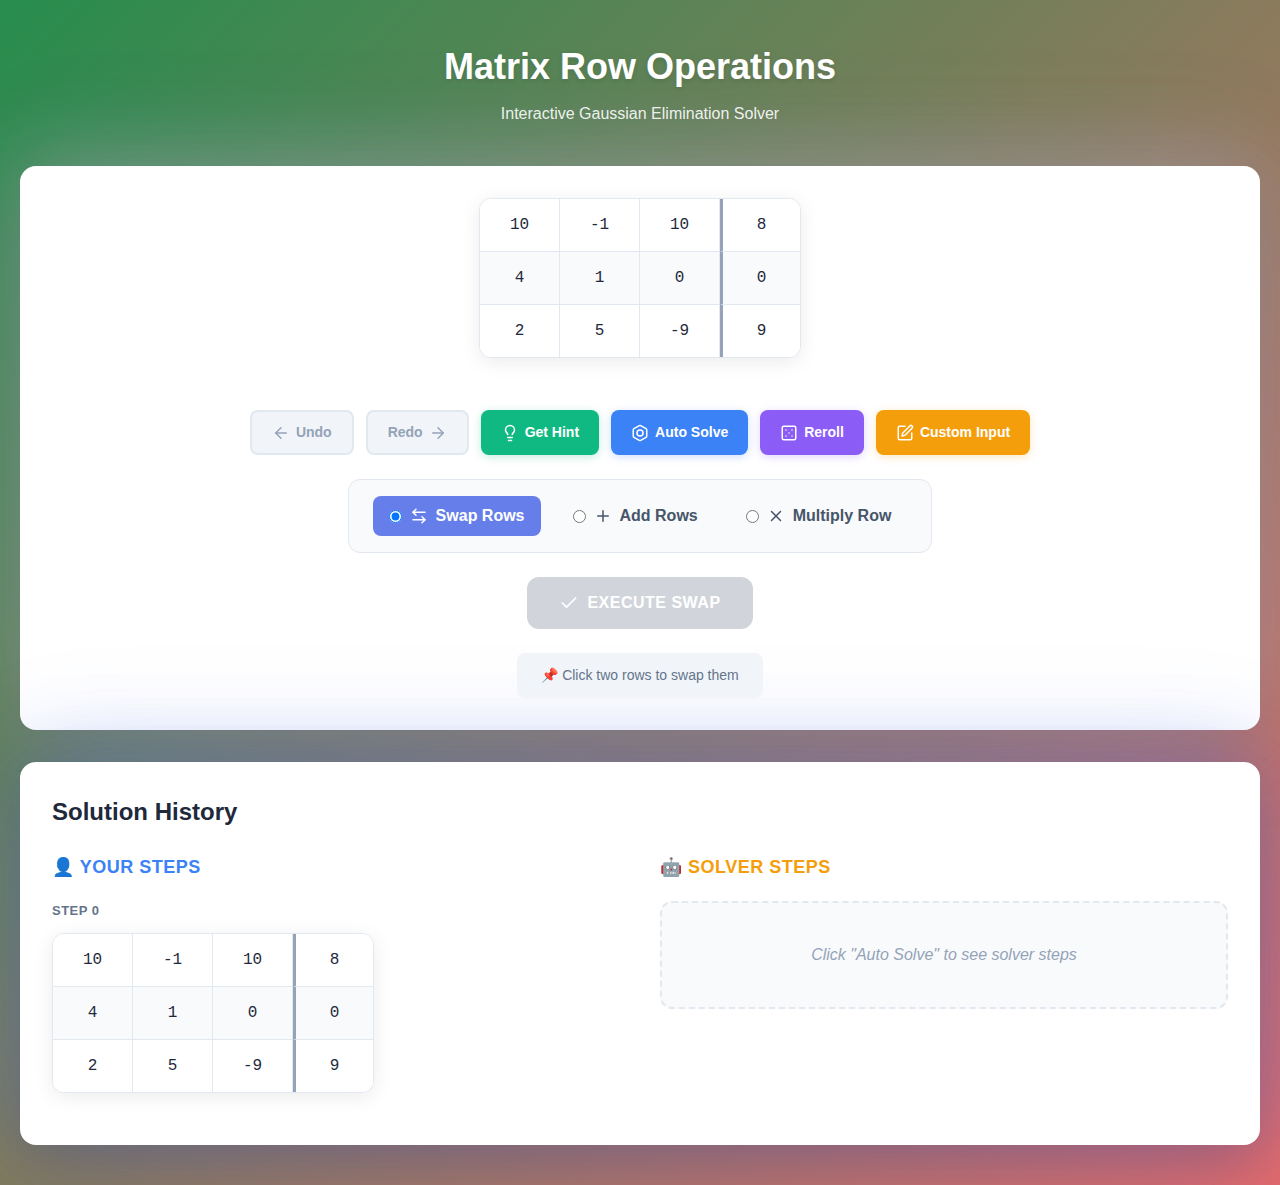
<file: index.html>
<!DOCTYPE html><!--I0a1Ybab5yZZpzLLTZaQ8--><html lang="en"><head><meta charSet="utf-8"/><meta name="viewport" content="width=device-width, initial-scale=1"/><link rel="preload" href="/_next/static/media/797e433ab948586e-s.p.dbea232f.woff2" as="font" crossorigin="" type="font/woff2"/><link rel="preload" href="/_next/static/media/caa3a2e1cccd8315-s.p.853070df.woff2" as="font" crossorigin="" type="font/woff2"/><link rel="stylesheet" href="/_next/static/chunks/1b464dc69efa8669.css" data-precedence="next"/><link rel="preload" as="script" fetchPriority="low" href="/_next/static/chunks/5f8f53e7772f4262.js"/><script src="/_next/static/chunks/cc759f7c2413b7ff.js" async=""></script><script src="/_next/static/chunks/d65c07b83f3c6d4f.js" async=""></script><script src="/_next/static/chunks/turbopack-8774ae09a8473bfa.js" async=""></script><script src="/_next/static/chunks/4fd93823156e59e8.js" async=""></script><script src="/_next/static/chunks/09c9df74056694b4.js" async=""></script><meta name="next-size-adjust" content=""/><title>Create Next App</title><meta name="description" content="Generated by create next app"/><script src="/_next/static/chunks/a6dad97d9634a72d.js" noModule=""></script></head><body class="geist_a71539c9-module__T19VSG__variable geist_mono_8d43a2aa-module__8Li5zG__variable antialiased"><div hidden=""><!--$--><!--/$--></div><!--$--><!--/$--><script src="/_next/static/chunks/5f8f53e7772f4262.js" id="_R_" async=""></script><script>(self.__next_f=self.__next_f||[]).push([0])</script><script>self.__next_f.push([1,"1:\"$Sreact.fragment\"\n2:I[39756,[\"/_next/static/chunks/4fd93823156e59e8.js\"],\"default\"]\n3:I[37457,[\"/_next/static/chunks/4fd93823156e59e8.js\"],\"default\"]\n4:I[47257,[\"/_next/static/chunks/4fd93823156e59e8.js\"],\"ClientPageRoot\"]\n5:I[31713,[\"/_next/static/chunks/09c9df74056694b4.js\"],\"default\"]\n8:I[97367,[\"/_next/static/chunks/4fd93823156e59e8.js\"],\"OutletBoundary\"]\n9:\"$Sreact.suspense\"\nb:I[97367,[\"/_next/static/chunks/4fd93823156e59e8.js\"],\"ViewportBoundary\"]\nd:I[97367,[\"/_next/static/chunks/4fd93823156e59e8.js\"],\"MetadataBoundary\"]\nf:I[68027,[\"/_next/static/chunks/4fd93823156e59e8.js\"],\"default\"]\n:HL[\"/_next/static/chunks/1b464dc69efa8669.css\",\"style\"]\n:HL[\"/_next/static/media/797e433ab948586e-s.p.dbea232f.woff2\",\"font\",{\"crossOrigin\":\"\",\"type\":\"font/woff2\"}]\n:HL[\"/_next/static/media/caa3a2e1cccd8315-s.p.853070df.woff2\",\"font\",{\"crossOrigin\":\"\",\"type\":\"font/woff2\"}]\n"])</script><script>self.__next_f.push([1,"0:{\"P\":null,\"b\":\"I0a1Ybab5yZZpzLLTZaQ8\",\"c\":[\"\",\"\"],\"q\":\"\",\"i\":false,\"f\":[[[\"\",{\"children\":[\"__PAGE__\",{}]},\"$undefined\",\"$undefined\",true],[[\"$\",\"$1\",\"c\",{\"children\":[[[\"$\",\"link\",\"0\",{\"rel\":\"stylesheet\",\"href\":\"/_next/static/chunks/1b464dc69efa8669.css\",\"precedence\":\"next\",\"crossOrigin\":\"$undefined\",\"nonce\":\"$undefined\"}]],[\"$\",\"html\",null,{\"lang\":\"en\",\"children\":[\"$\",\"body\",null,{\"className\":\"geist_a71539c9-module__T19VSG__variable geist_mono_8d43a2aa-module__8Li5zG__variable antialiased\",\"children\":[\"$\",\"$L2\",null,{\"parallelRouterKey\":\"children\",\"error\":\"$undefined\",\"errorStyles\":\"$undefined\",\"errorScripts\":\"$undefined\",\"template\":[\"$\",\"$L3\",null,{}],\"templateStyles\":\"$undefined\",\"templateScripts\":\"$undefined\",\"notFound\":[[[\"$\",\"title\",null,{\"children\":\"404: This page could not be found.\"}],[\"$\",\"div\",null,{\"style\":{\"fontFamily\":\"system-ui,\\\"Segoe UI\\\",Roboto,Helvetica,Arial,sans-serif,\\\"Apple Color Emoji\\\",\\\"Segoe UI Emoji\\\"\",\"height\":\"100vh\",\"textAlign\":\"center\",\"display\":\"flex\",\"flexDirection\":\"column\",\"alignItems\":\"center\",\"justifyContent\":\"center\"},\"children\":[\"$\",\"div\",null,{\"children\":[[\"$\",\"style\",null,{\"dangerouslySetInnerHTML\":{\"__html\":\"body{color:#000;background:#fff;margin:0}.next-error-h1{border-right:1px solid rgba(0,0,0,.3)}@media (prefers-color-scheme:dark){body{color:#fff;background:#000}.next-error-h1{border-right:1px solid rgba(255,255,255,.3)}}\"}}],[\"$\",\"h1\",null,{\"className\":\"next-error-h1\",\"style\":{\"display\":\"inline-block\",\"margin\":\"0 20px 0 0\",\"padding\":\"0 23px 0 0\",\"fontSize\":24,\"fontWeight\":500,\"verticalAlign\":\"top\",\"lineHeight\":\"49px\"},\"children\":404}],[\"$\",\"div\",null,{\"style\":{\"display\":\"inline-block\"},\"children\":[\"$\",\"h2\",null,{\"style\":{\"fontSize\":14,\"fontWeight\":400,\"lineHeight\":\"49px\",\"margin\":0},\"children\":\"This page could not be found.\"}]}]]}]}]],[]],\"forbidden\":\"$undefined\",\"unauthorized\":\"$undefined\"}]}]}]]}],{\"children\":[[\"$\",\"$1\",\"c\",{\"children\":[[\"$\",\"$L4\",null,{\"Component\":\"$5\",\"serverProvidedParams\":{\"searchParams\":{},\"params\":{},\"promises\":[\"$@6\",\"$@7\"]}}],[[\"$\",\"script\",\"script-0\",{\"src\":\"/_next/static/chunks/09c9df74056694b4.js\",\"async\":true,\"nonce\":\"$undefined\"}]],[\"$\",\"$L8\",null,{\"children\":[\"$\",\"$9\",null,{\"name\":\"Next.MetadataOutlet\",\"children\":\"$@a\"}]}]]}],{},null,false,false]},null,false,false],[\"$\",\"$1\",\"h\",{\"children\":[null,[\"$\",\"$Lb\",null,{\"children\":\"$Lc\"}],[\"$\",\"div\",null,{\"hidden\":true,\"children\":[\"$\",\"$Ld\",null,{\"children\":[\"$\",\"$9\",null,{\"name\":\"Next.Metadata\",\"children\":\"$Le\"}]}]}],[\"$\",\"meta\",null,{\"name\":\"next-size-adjust\",\"content\":\"\"}]]}],false]],\"m\":\"$undefined\",\"G\":[\"$f\",[]],\"S\":true}\n"])</script><script>self.__next_f.push([1,"6:{}\n7:\"$0:f:0:1:1:children:0:props:children:0:props:serverProvidedParams:params\"\n"])</script><script>self.__next_f.push([1,"c:[[\"$\",\"meta\",\"0\",{\"charSet\":\"utf-8\"}],[\"$\",\"meta\",\"1\",{\"name\":\"viewport\",\"content\":\"width=device-width, initial-scale=1\"}]]\n"])</script><script>self.__next_f.push([1,"a:null\ne:[[\"$\",\"title\",\"0\",{\"children\":\"Create Next App\"}],[\"$\",\"meta\",\"1\",{\"name\":\"description\",\"content\":\"Generated by create next app\"}]]\n"])</script></body></html>
</file>
<file: _next/static/chunks/1b464dc69efa8669.css>
@font-face{font-family:Geist;font-style:normal;font-weight:100 900;font-display:swap;src:url(../media/8a480f0b521d4e75-s.8e0177b5.woff2)format("woff2");unicode-range:U+301,U+400-45F,U+490-491,U+4B0-4B1,U+2116}@font-face{font-family:Geist;font-style:normal;font-weight:100 900;font-display:swap;src:url(../media/7178b3e590c64307-s.b97b3418.woff2)format("woff2");unicode-range:U+100-2BA,U+2BD-2C5,U+2C7-2CC,U+2CE-2D7,U+2DD-2FF,U+304,U+308,U+329,U+1D00-1DBF,U+1E00-1E9F,U+1EF2-1EFF,U+2020,U+20A0-20AB,U+20AD-20C0,U+2113,U+2C60-2C7F,U+A720-A7FF}@font-face{font-family:Geist;font-style:normal;font-weight:100 900;font-display:swap;src:url(../media/caa3a2e1cccd8315-s.p.853070df.woff2)format("woff2");unicode-range:U+??,U+131,U+152-153,U+2BB-2BC,U+2C6,U+2DA,U+2DC,U+304,U+308,U+329,U+2000-206F,U+20AC,U+2122,U+2191,U+2193,U+2212,U+2215,U+FEFF,U+FFFD}@font-face{font-family:Geist Fallback;src:local(Arial);ascent-override:95.94%;descent-override:28.16%;line-gap-override:0.0%;size-adjust:104.76%}.geist_a71539c9-module__T19VSG__className{font-family:Geist,Geist Fallback;font-style:normal}.geist_a71539c9-module__T19VSG__variable{--font-geist-sans:"Geist","Geist Fallback"}
@font-face{font-family:Geist Mono;font-style:normal;font-weight:100 900;font-display:swap;src:url(../media/4fa387ec64143e14-s.c1fdd6c2.woff2)format("woff2");unicode-range:U+301,U+400-45F,U+490-491,U+4B0-4B1,U+2116}@font-face{font-family:Geist Mono;font-style:normal;font-weight:100 900;font-display:swap;src:url(../media/bbc41e54d2fcbd21-s.799d8ef8.woff2)format("woff2");unicode-range:U+100-2BA,U+2BD-2C5,U+2C7-2CC,U+2CE-2D7,U+2DD-2FF,U+304,U+308,U+329,U+1D00-1DBF,U+1E00-1E9F,U+1EF2-1EFF,U+2020,U+20A0-20AB,U+20AD-20C0,U+2113,U+2C60-2C7F,U+A720-A7FF}@font-face{font-family:Geist Mono;font-style:normal;font-weight:100 900;font-display:swap;src:url(../media/797e433ab948586e-s.p.dbea232f.woff2)format("woff2");unicode-range:U+??,U+131,U+152-153,U+2BB-2BC,U+2C6,U+2DA,U+2DC,U+304,U+308,U+329,U+2000-206F,U+20AC,U+2122,U+2191,U+2193,U+2212,U+2215,U+FEFF,U+FFFD}@font-face{font-family:Geist Mono Fallback;src:local(Arial);ascent-override:74.67%;descent-override:21.92%;line-gap-override:0.0%;size-adjust:134.59%}.geist_mono_8d43a2aa-module__8Li5zG__className{font-family:Geist Mono,Geist Mono Fallback;font-style:normal}.geist_mono_8d43a2aa-module__8Li5zG__variable{--font-geist-mono:"Geist Mono","Geist Mono Fallback"}
@layer properties{@supports (((-webkit-hyphens:none)) and (not (margin-trim:inline))) or ((-moz-orient:inline) and (not (color:rgb(from red r g b)))){*,:before,:after,::backdrop{--tw-border-style:solid}}}@layer theme{:root,:host{--default-transition-duration:.15s;--default-transition-timing-function:cubic-bezier(.4,0,.2,1);--default-font-family:var(--font-geist-sans);--default-mono-font-family:var(--font-geist-mono)}}@layer base{*,:after,:before,::backdrop{box-sizing:border-box;border:0 solid;margin:0;padding:0}::file-selector-button{box-sizing:border-box;border:0 solid;margin:0;padding:0}html,:host{-webkit-text-size-adjust:100%;tab-size:4;line-height:1.5;font-family:var(--default-font-family,ui-sans-serif,system-ui,sans-serif,"Apple Color Emoji","Segoe UI Emoji","Segoe UI Symbol","Noto Color Emoji");font-feature-settings:var(--default-font-feature-settings,normal);font-variation-settings:var(--default-font-variation-settings,normal);-webkit-tap-highlight-color:transparent}hr{height:0;color:inherit;border-top-width:1px}abbr:where([title]){-webkit-text-decoration:underline dotted;text-decoration:underline dotted}h1,h2,h3,h4,h5,h6{font-size:inherit;font-weight:inherit}a{color:inherit;-webkit-text-decoration:inherit;-webkit-text-decoration:inherit;-webkit-text-decoration:inherit;-webkit-text-decoration:inherit;text-decoration:inherit}b,strong{font-weight:bolder}code,kbd,samp,pre{font-family:var(--default-mono-font-family,ui-monospace,SFMono-Regular,Menlo,Monaco,Consolas,"Liberation Mono","Courier New",monospace);font-feature-settings:var(--default-mono-font-feature-settings,normal);font-variation-settings:var(--default-mono-font-variation-settings,normal);font-size:1em}small{font-size:80%}sub,sup{vertical-align:baseline;font-size:75%;line-height:0;position:relative}sub{bottom:-.25em}sup{top:-.5em}table{text-indent:0;border-color:inherit;border-collapse:collapse}:-moz-focusring{outline:auto}progress{vertical-align:baseline}summary{display:list-item}ol,ul,menu{list-style:none}img,svg,video,canvas,audio,iframe,embed,object{vertical-align:middle;display:block}img,video{max-width:100%;height:auto}button,input,select,optgroup,textarea{font:inherit;font-feature-settings:inherit;font-variation-settings:inherit;letter-spacing:inherit;color:inherit;opacity:1;background-color:#0000;border-radius:0}::file-selector-button{font:inherit;font-feature-settings:inherit;font-variation-settings:inherit;letter-spacing:inherit;color:inherit;opacity:1;background-color:#0000;border-radius:0}:where(select:is([multiple],[size])) optgroup{font-weight:bolder}:where(select:is([multiple],[size])) optgroup option{padding-inline-start:20px}::file-selector-button{margin-inline-end:4px}::placeholder{opacity:1}@supports (not ((-webkit-appearance:-apple-pay-button))) or (contain-intrinsic-size:1px){::placeholder{color:currentColor}@supports (color:color-mix(in lab, red, red)){::placeholder{color:color-mix(in oklab,currentcolor 50%,transparent)}}}textarea{resize:vertical}::-webkit-search-decoration{-webkit-appearance:none}::-webkit-date-and-time-value{min-height:1lh;text-align:inherit}::-webkit-datetime-edit{display:inline-flex}::-webkit-datetime-edit-fields-wrapper{padding:0}::-webkit-datetime-edit{padding-block:0}::-webkit-datetime-edit-year-field{padding-block:0}::-webkit-datetime-edit-month-field{padding-block:0}::-webkit-datetime-edit-day-field{padding-block:0}::-webkit-datetime-edit-hour-field{padding-block:0}::-webkit-datetime-edit-minute-field{padding-block:0}::-webkit-datetime-edit-second-field{padding-block:0}::-webkit-datetime-edit-millisecond-field{padding-block:0}::-webkit-datetime-edit-meridiem-field{padding-block:0}::-webkit-calendar-picker-indicator{line-height:1}:-moz-ui-invalid{box-shadow:none}button,input:where([type=button],[type=reset],[type=submit]){appearance:button}::file-selector-button{appearance:button}::-webkit-inner-spin-button{height:auto}::-webkit-outer-spin-button{height:auto}[hidden]:where(:not([hidden=until-found])){display:none!important}}@layer components;@layer utilities{.fixed{position:fixed}.static{position:static}.flex{display:flex}.grid{display:grid}.hidden{display:none}.rounded-\[20px\]{border-radius:20px}.border{border-style:var(--tw-border-style);border-width:1px}.uppercase{text-transform:uppercase}.italic{font-style:italic}.antialiased{-webkit-font-smoothing:antialiased;-moz-osx-font-smoothing:grayscale}.transition{transition-property:color,background-color,border-color,outline-color,text-decoration-color,fill,stroke,--tw-gradient-from,--tw-gradient-via,--tw-gradient-to,opacity,box-shadow,transform,translate,scale,rotate,filter,-webkit-backdrop-filter,backdrop-filter,display,content-visibility,overlay,pointer-events;transition-timing-function:var(--tw-ease,var(--default-transition-timing-function));transition-duration:var(--tw-duration,var(--default-transition-duration))}}:root{--background:#fff;--foreground:#000}@media (prefers-color-scheme:dark){:root{--background:#ededed;--foreground:#000}}body{background:var(--background);color:var(--foreground);font-family:Arial,Helvetica,sans-serif}@property --tw-border-style{syntax:"*";inherits:false;initial-value:solid}
</file>
